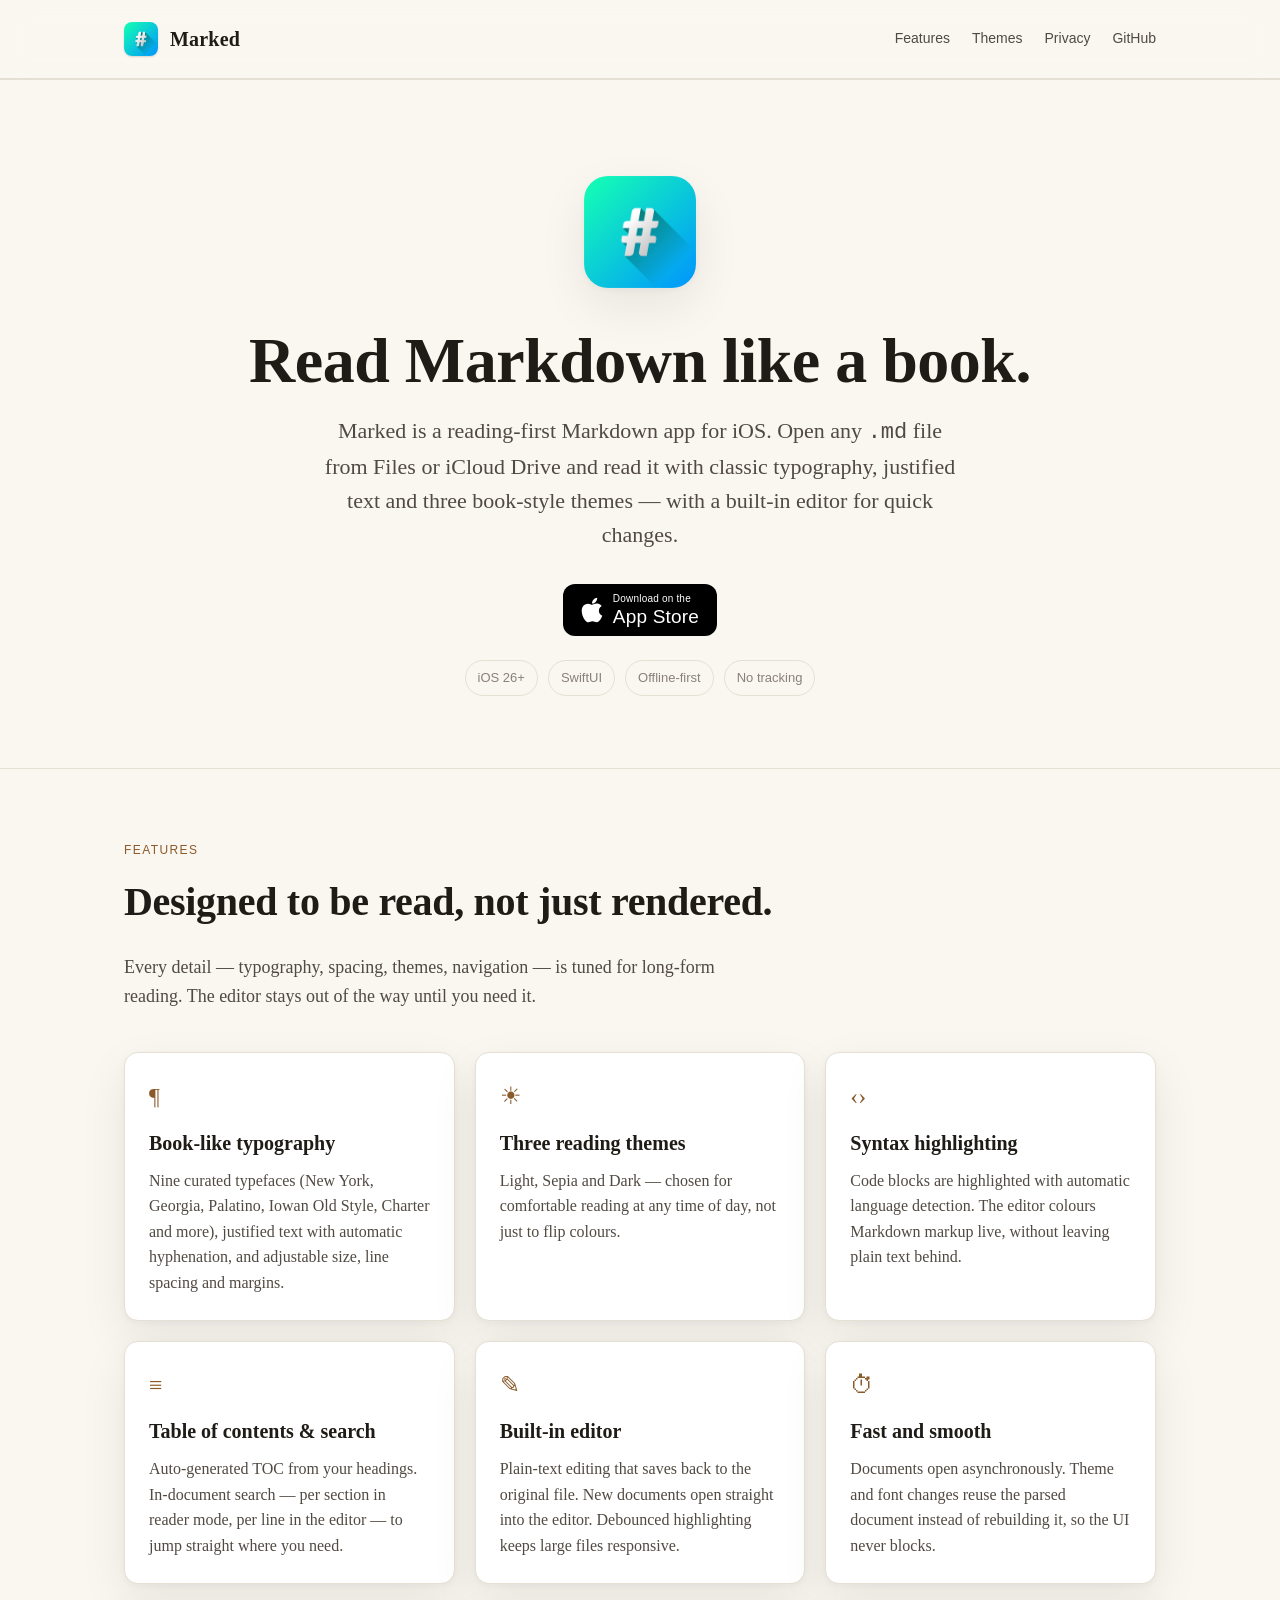
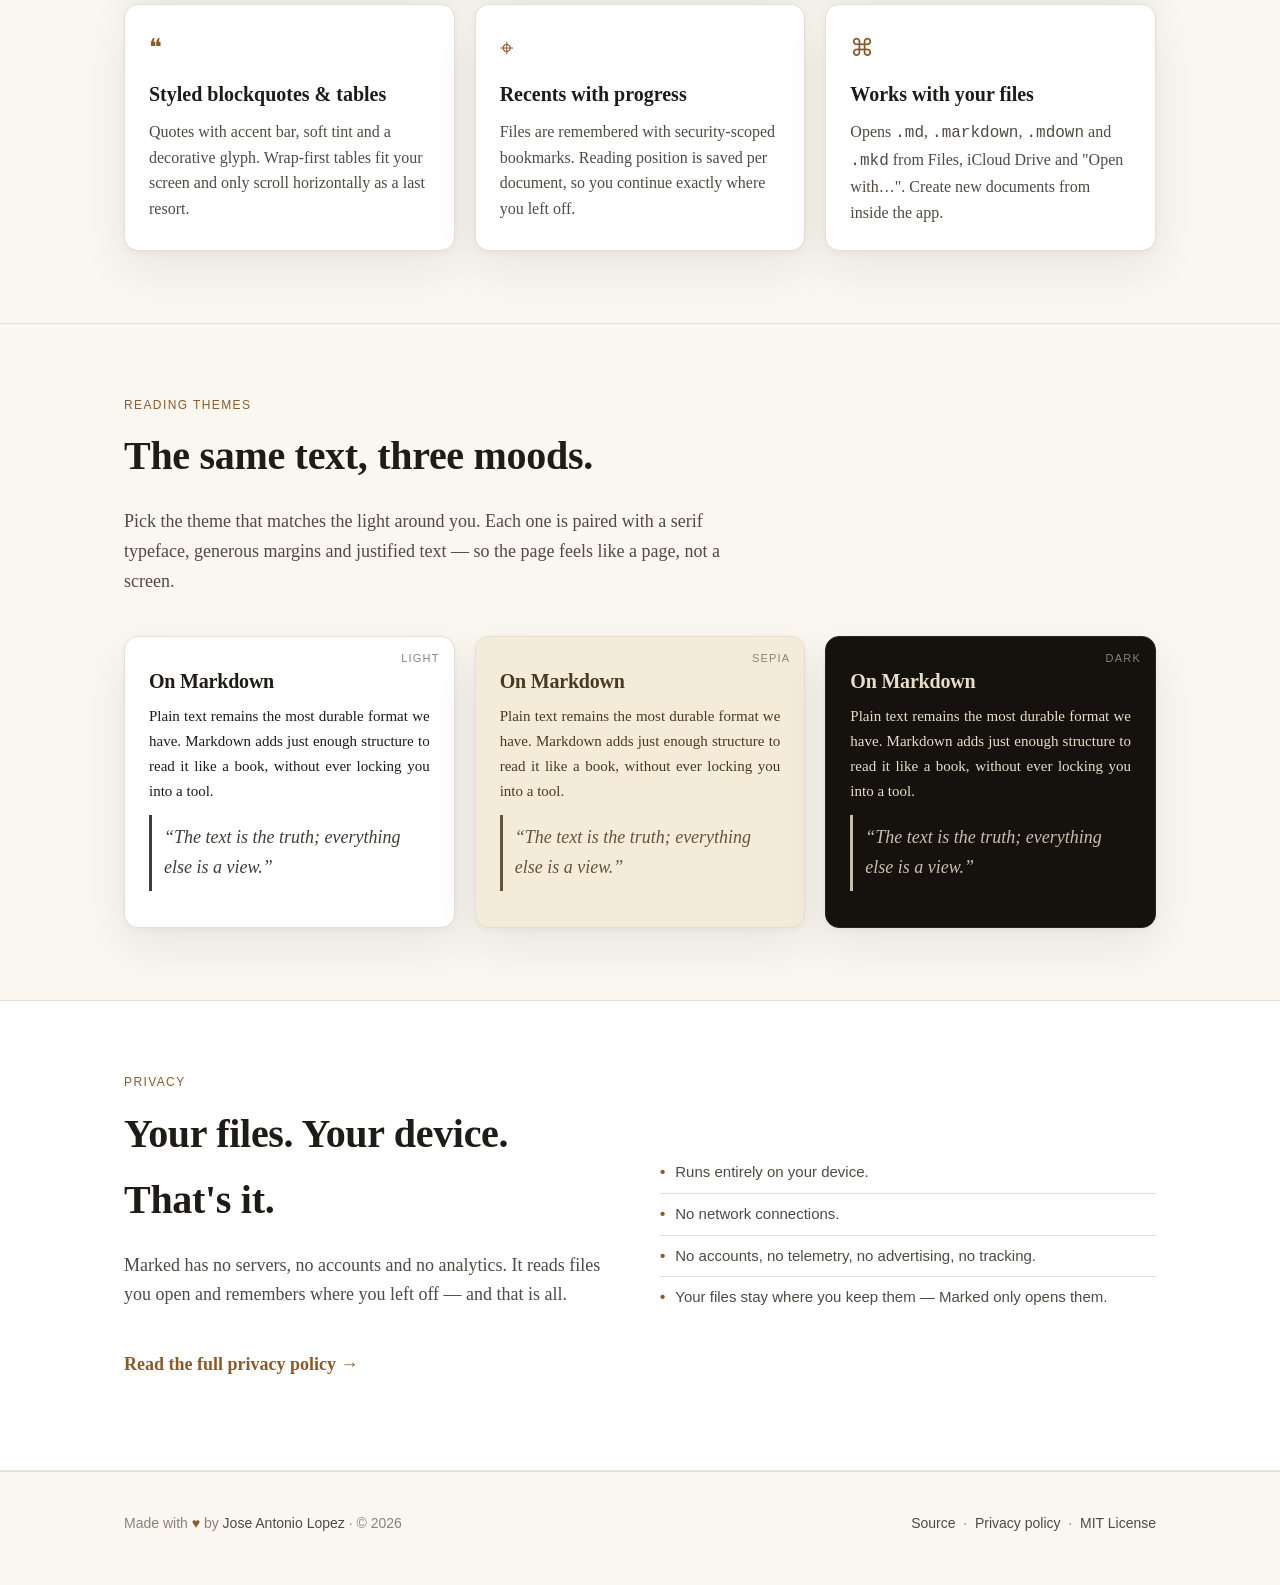
<file: docs/index.html>
<!doctype html>
<html lang="en">
<head>
<meta charset="utf-8" />
<meta name="viewport" content="width=device-width, initial-scale=1" />
<title>Marked — A reading-first Markdown app for iOS</title>
<meta name="description" content="Marked is a SwiftUI Markdown reader and editor for iOS. Reading-first typography, three themes, syntax highlighting and full privacy. Open any .md file like a book." />
<meta name="theme-color" content="#faf7f1" media="(prefers-color-scheme: light)" />
<meta name="theme-color" content="#15110d" media="(prefers-color-scheme: dark)" />

<!-- iOS Safari Smart App Banner. -->
<meta name="apple-itunes-app" content="app-id=6769123480" />

<meta property="og:title" content="Marked — A reading-first Markdown app for iOS" />
<meta property="og:description" content="Open any .md file with the calm of a book. Reading themes, curated typography, syntax highlighting and full privacy." />
<meta property="og:type" content="website" />
<meta property="og:image" content="assets/icon.png" />
<meta name="twitter:card" content="summary_large_image" />

<link rel="icon" type="image/png" href="assets/icon.png" />
<link rel="apple-touch-icon" href="assets/icon.png" />
<link rel="stylesheet" href="styles.css" />
</head>
<body>

<header class="site">
    <div class="wrap site-inner">
        <a class="brand" href="#top">
            <img src="assets/icon.png" alt="Marked app icon" />
            <span>Marked</span>
        </a>
        <nav class="site-nav">
            <a href="#features">Features</a>
            <a href="#themes">Themes</a>
            <a href="#privacy">Privacy</a>
            <a href="https://github.com/jalopezsuarez/Marked">GitHub</a>
        </nav>
    </div>
</header>

<a id="top"></a>
<section class="hero">
    <div class="wrap">
        <img class="icon" src="assets/icon.png" alt="Marked" />
        <h1>Read Markdown like a book.</h1>
        <p class="lede">Marked is a reading-first Markdown app for iOS. Open any <code>.md</code> file from Files or iCloud Drive and read it with classic typography, justified text and three book-style themes — with a built-in editor for quick changes.</p>
        <div class="cta">
            <a class="app-store-badge" href="https://apps.apple.com/app/id6769123480" aria-label="Download Marked on the App Store">
                <svg class="app-store-badge__logo" width="22" height="28" viewBox="0 0 384 512" xmlns="http://www.w3.org/2000/svg" aria-hidden="true" focusable="false">
                    <path fill="currentColor" d="M318.7 268.7c-.2-36.7 16.4-64.4 50-84.8-18.8-26.9-47.2-41.7-84.7-44.6-35.5-2.8-74.3 20.7-88.5 20.7-15 0-49.4-19.7-76.4-19.7C63.3 141.2 4 184.8 4 273.5q0 39.3 14.4 81.2c12.8 36.7 59 126.7 107.2 125.2 25.2-.6 43-17.9 75.8-17.9 31.8 0 48.3 17.9 76.4 17.9 48.6-.7 90.4-82.5 102.6-119.3-65.2-30.7-61.7-90-61.7-91.9zm-56.6-164.2c27.3-32.4 24.8-61.9 24-72.5-24.1 1.4-52 16.4-67.9 34.9-17.5 19.8-27.8 44.3-25.6 71.9 26.1 2 49.9-11.4 69.5-34.3z"/>
                </svg>
                <span class="app-store-badge__text">
                    <span class="app-store-badge__sup">Download on the</span>
                    <span class="app-store-badge__name">App Store</span>
                </span>
            </a>
        </div>
        <div class="badges">
            <span>iOS 26+</span>
            <span>SwiftUI</span>
            <span>Offline-first</span>
            <span>No tracking</span>
        </div>
    </div>
</section>

<section id="features">
    <div class="wrap">
        <div class="kicker">Features</div>
        <h2>Designed to be read, not just rendered.</h2>
        <p class="intro">Every detail — typography, spacing, themes, navigation — is tuned for long-form reading. The editor stays out of the way until you need it.</p>

        <div class="features">
            <div class="feature">
                <span class="glyph">¶</span>
                <h3>Book-like typography</h3>
                <p>Nine curated typefaces (New York, Georgia, Palatino, Iowan Old Style, Charter and more), justified text with automatic hyphenation, and adjustable size, line spacing and margins.</p>
            </div>
            <div class="feature">
                <span class="glyph">☀︎</span>
                <h3>Three reading themes</h3>
                <p>Light, Sepia and Dark — chosen for comfortable reading at any time of day, not just to flip colours.</p>
            </div>
            <div class="feature">
                <span class="glyph">‹›</span>
                <h3>Syntax highlighting</h3>
                <p>Code blocks are highlighted with automatic language detection. The editor colours Markdown markup live, without leaving plain text behind.</p>
            </div>
            <div class="feature">
                <span class="glyph">≡</span>
                <h3>Table of contents &amp; search</h3>
                <p>Auto-generated TOC from your headings. In-document search — per section in reader mode, per line in the editor — to jump straight where you need.</p>
            </div>
            <div class="feature">
                <span class="glyph">✎</span>
                <h3>Built-in editor</h3>
                <p>Plain-text editing that saves back to the original file. New documents open straight into the editor. Debounced highlighting keeps large files responsive.</p>
            </div>
            <div class="feature">
                <span class="glyph">⏱</span>
                <h3>Fast and smooth</h3>
                <p>Documents open asynchronously. Theme and font changes reuse the parsed document instead of rebuilding it, so the UI never blocks.</p>
            </div>
            <div class="feature">
                <span class="glyph">❝</span>
                <h3>Styled blockquotes &amp; tables</h3>
                <p>Quotes with accent bar, soft tint and a decorative glyph. Wrap-first tables fit your screen and only scroll horizontally as a last resort.</p>
            </div>
            <div class="feature">
                <span class="glyph">⌖</span>
                <h3>Recents with progress</h3>
                <p>Files are remembered with security-scoped bookmarks. Reading position is saved per document, so you continue exactly where you left off.</p>
            </div>
            <div class="feature">
                <span class="glyph">⌘</span>
                <h3>Works with your files</h3>
                <p>Opens <code>.md</code>, <code>.markdown</code>, <code>.mdown</code> and <code>.mkd</code> from Files, iCloud Drive and "Open with…". Create new documents from inside the app.</p>
            </div>
        </div>
    </div>
</section>

<section id="themes">
    <div class="wrap">
        <div class="kicker">Reading themes</div>
        <h2>The same text, three moods.</h2>
        <p class="intro">Pick the theme that matches the light around you. Each one is paired with a serif typeface, generous margins and justified text — so the page feels like a page, not a screen.</p>

        <div class="themes">
            <article class="theme light">
                <span class="label">Light</span>
                <h4>On Markdown</h4>
                <p>Plain text remains the most durable format we have. Markdown adds just enough structure to read it like a book, without ever locking you into a tool.</p>
                <blockquote>“The text is the truth; everything else is a view.”</blockquote>
            </article>
            <article class="theme sepia">
                <span class="label">Sepia</span>
                <h4>On Markdown</h4>
                <p>Plain text remains the most durable format we have. Markdown adds just enough structure to read it like a book, without ever locking you into a tool.</p>
                <blockquote>“The text is the truth; everything else is a view.”</blockquote>
            </article>
            <article class="theme dark">
                <span class="label">Dark</span>
                <h4>On Markdown</h4>
                <p>Plain text remains the most durable format we have. Markdown adds just enough structure to read it like a book, without ever locking you into a tool.</p>
                <blockquote>“The text is the truth; everything else is a view.”</blockquote>
            </article>
        </div>
    </div>
</section>

<section id="privacy" class="privacy">
    <div class="wrap row">
        <div>
            <div class="kicker">Privacy</div>
            <h2>Your files. Your device. That's it.</h2>
            <p class="intro">Marked has no servers, no accounts and no analytics. It reads files you open and remembers where you left off — and that is all.</p>
            <p><a href="privacy.html"><strong>Read the full privacy policy →</strong></a></p>
        </div>
        <ul>
            <li>Runs entirely on your device.</li>
            <li>No network connections.</li>
            <li>No accounts, no telemetry, no advertising, no tracking.</li>
            <li>Your files stay where you keep them — Marked only opens them.</li>
        </ul>
    </div>
</section>

<footer class="site">
    <div class="wrap row">
        <div>Made with <span class="heart">&#9829;</span> by <a href="https://github.com/jalopezsuarez">Jose Antonio Lopez</a> · © 2026</div>
        <div>
            <a href="https://github.com/jalopezsuarez/Marked">Source</a>
            &nbsp;·&nbsp;
            <a href="privacy.html">Privacy policy</a>
            &nbsp;·&nbsp;
            <a href="https://github.com/jalopezsuarez/Marked/blob/main/LICENSE">MIT License</a>
        </div>
    </div>
</footer>

</body>
</html>
</file>
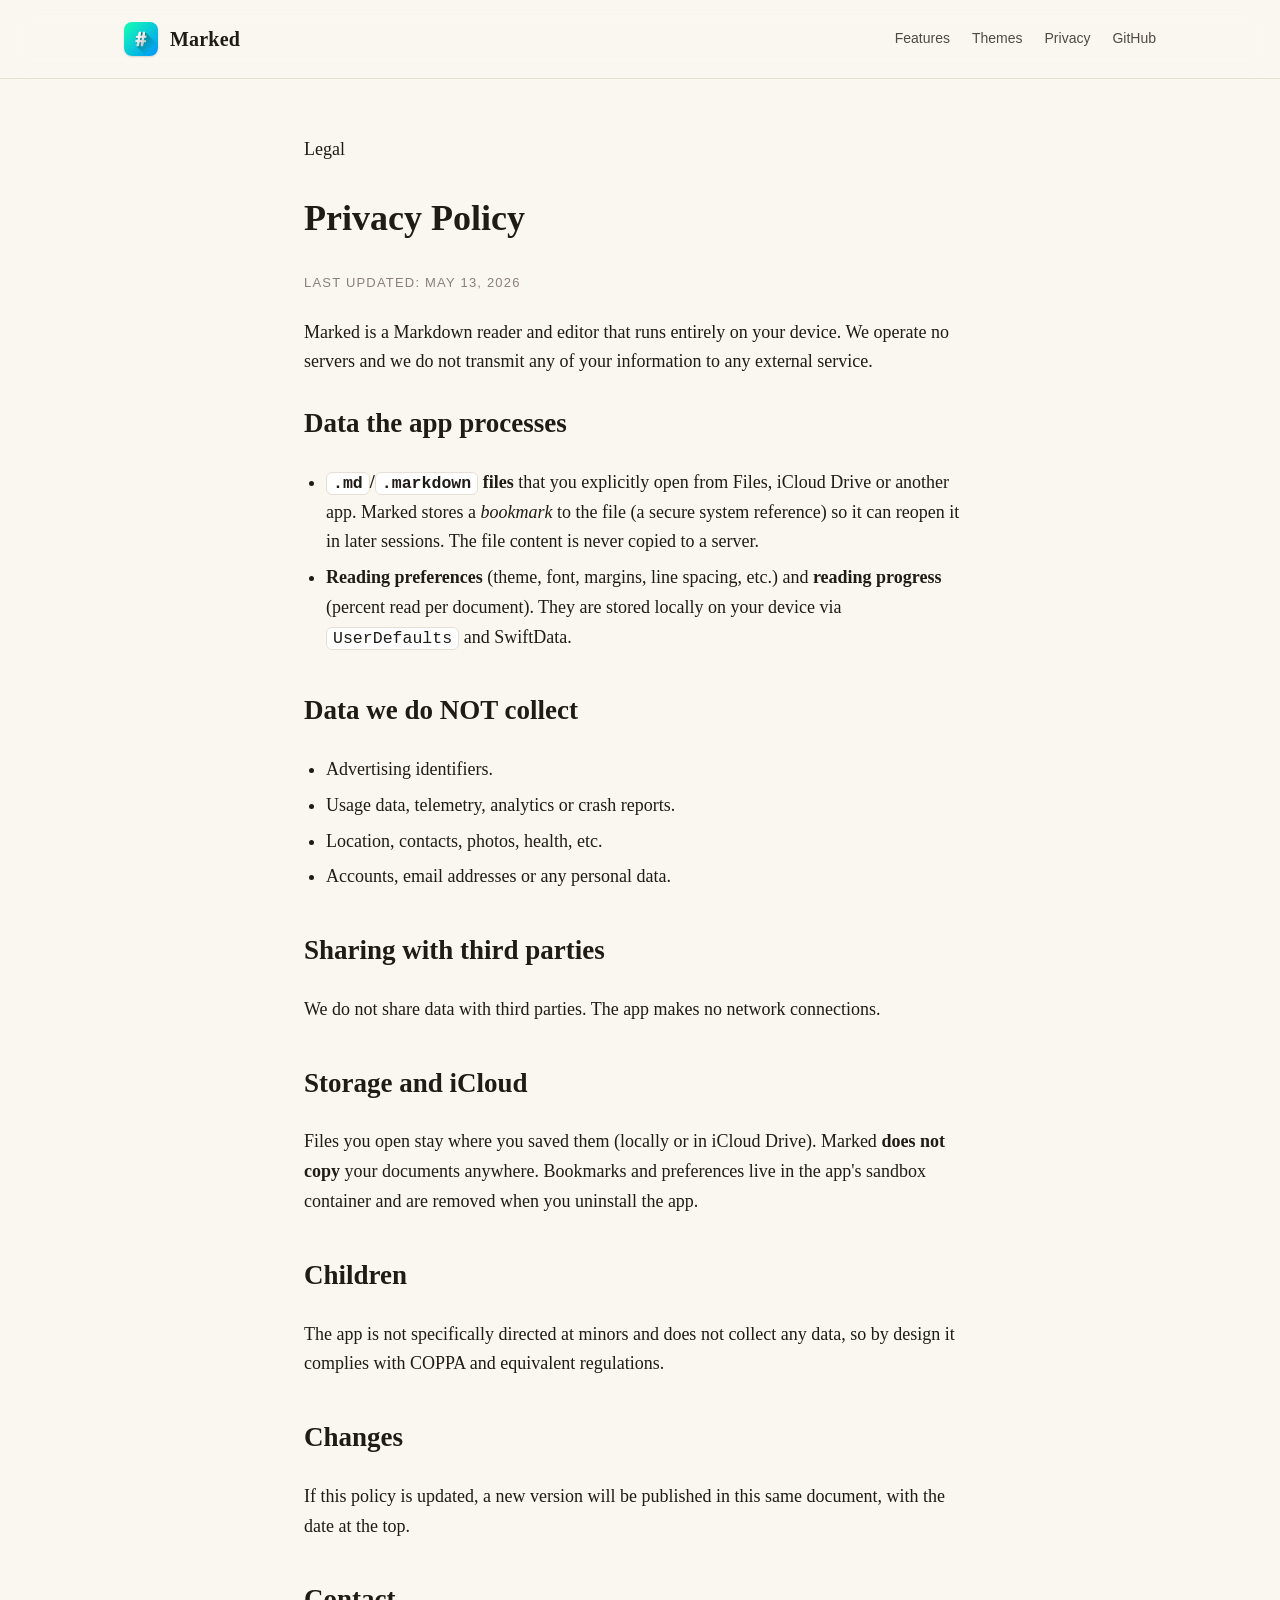
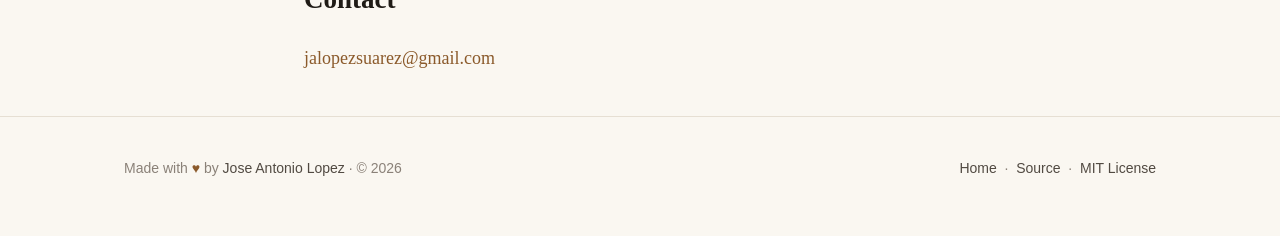
<file: docs/privacy.html>
<!doctype html>
<html lang="en">
<head>
<meta charset="utf-8" />
<meta name="viewport" content="width=device-width, initial-scale=1" />
<title>Privacy Policy — Marked</title>
<meta name="description" content="Marked privacy policy. Marked runs entirely on your device — no servers, no accounts, no telemetry, no tracking." />
<meta name="theme-color" content="#faf7f1" media="(prefers-color-scheme: light)" />
<meta name="theme-color" content="#15110d" media="(prefers-color-scheme: dark)" />

<meta property="og:title" content="Privacy Policy — Marked" />
<meta property="og:description" content="Marked runs entirely on your device — no servers, no accounts, no telemetry, no tracking." />
<meta property="og:type" content="article" />
<meta property="og:image" content="assets/icon.png" />

<link rel="icon" type="image/png" href="assets/icon.png" />
<link rel="apple-touch-icon" href="assets/icon.png" />
<link rel="stylesheet" href="styles.css" />
<style>
    .legal {
        max-width: 720px;
        margin: 0 auto;
        padding-top: 56px;
        padding-bottom: 24px;
    }
    .legal h2 { margin-top: 36px; }
    .legal h2:first-of-type { margin-top: 24px; }
    .legal .updated {
        font-family: var(--sans);
        font-size: 13px;
        text-transform: uppercase;
        letter-spacing: 1.2px;
        color: var(--ink-faint);
        margin: 0 0 24px;
    }
    .legal ul { padding-left: 22px; }
    .legal li { margin: 6px 0; }
    .legal code {
        font-family: ui-monospace, SFMono-Regular, Menlo, Consolas, monospace;
        background: var(--surface);
        border: 1px solid var(--rule);
        padding: 1px 6px;
        border-radius: 6px;
        font-size: 0.92em;
    }
</style>
</head>
<body>

<header class="site">
    <div class="wrap site-inner">
        <a class="brand" href="index.html">
            <img src="assets/icon.png" alt="Marked app icon" />
            <span>Marked</span>
        </a>
        <nav class="site-nav">
            <a href="index.html#features">Features</a>
            <a href="index.html#themes">Themes</a>
            <a href="index.html#privacy">Privacy</a>
            <a href="https://github.com/jalopezsuarez/Marked">GitHub</a>
        </nav>
    </div>
</header>

<main class="wrap legal">
    <div class="kicker">Legal</div>
    <h1>Privacy Policy</h1>
    <p class="updated">Last updated: May 13, 2026</p>

    <p>Marked is a Markdown reader and editor that runs entirely on your device. We operate no servers and we do not transmit any of your information to any external service.</p>

    <h2>Data the app processes</h2>
    <ul>
        <li><strong><code>.md</code>/<code>.markdown</code> files</strong> that you explicitly open from Files, iCloud Drive or another app. Marked stores a <em>bookmark</em> to the file (a secure system reference) so it can reopen it in later sessions. The file content is never copied to a server.</li>
        <li><strong>Reading preferences</strong> (theme, font, margins, line spacing, etc.) and <strong>reading progress</strong> (percent read per document). They are stored locally on your device via <code>UserDefaults</code> and SwiftData.</li>
    </ul>

    <h2>Data we do NOT collect</h2>
    <ul>
        <li>Advertising identifiers.</li>
        <li>Usage data, telemetry, analytics or crash reports.</li>
        <li>Location, contacts, photos, health, etc.</li>
        <li>Accounts, email addresses or any personal data.</li>
    </ul>

    <h2>Sharing with third parties</h2>
    <p>We do not share data with third parties. The app makes no network connections.</p>

    <h2>Storage and iCloud</h2>
    <p>Files you open stay where you saved them (locally or in iCloud Drive). Marked <strong>does not copy</strong> your documents anywhere. Bookmarks and preferences live in the app's sandbox container and are removed when you uninstall the app.</p>

    <h2>Children</h2>
    <p>The app is not specifically directed at minors and does not collect any data, so by design it complies with COPPA and equivalent regulations.</p>

    <h2>Changes</h2>
    <p>If this policy is updated, a new version will be published in this same document, with the date at the top.</p>

    <h2>Contact</h2>
    <p><a href="mailto:jalopezsuarez@gmail.com">jalopezsuarez@gmail.com</a></p>
</main>

<footer class="site">
    <div class="wrap row">
        <div>Made with <span class="heart">&#9829;</span> by <a href="https://github.com/jalopezsuarez">Jose Antonio Lopez</a> · © 2026</div>
        <div>
            <a href="index.html">Home</a>
            &nbsp;·&nbsp;
            <a href="https://github.com/jalopezsuarez/Marked">Source</a>
            &nbsp;·&nbsp;
            <a href="https://github.com/jalopezsuarez/Marked/blob/main/LICENSE">MIT License</a>
        </div>
    </div>
</footer>

</body>
</html>
</file>
<file: docs/styles.css>
:root {
    --bg: #faf7f1;
    --surface: #ffffff;
    --ink: #1f1b16;
    --ink-soft: #514a42;
    --ink-faint: #8a8178;
    --rule: #e6dfd3;
    --accent: #8b5a2b;
    --accent-soft: #c79a6a;
    --shadow: 0 18px 48px rgba(31, 27, 22, 0.08), 0 2px 6px rgba(31, 27, 22, 0.04);
    --radius: 14px;
    --max: 1080px;
    --serif: "New York", "Iowan Old Style", "Charter", Georgia, "Times New Roman", serif;
    --sans: -apple-system, BlinkMacSystemFont, "SF Pro Text", "Helvetica Neue", Arial, sans-serif;
}

@media (prefers-color-scheme: dark) {
    :root {
        --bg: #15110d;
        --surface: #1d1813;
        --ink: #f1eadf;
        --ink-soft: #c8bdac;
        --ink-faint: #8b8170;
        --rule: #2b2319;
        --accent: #d6a06a;
        --accent-soft: #b88450;
        --shadow: 0 18px 48px rgba(0, 0, 0, 0.55), 0 2px 6px rgba(0, 0, 0, 0.35);
    }
}

* { box-sizing: border-box; }

html { scroll-behavior: smooth; }

body {
    margin: 0;
    background: var(--bg);
    color: var(--ink);
    font-family: var(--serif);
    font-size: 18px;
    line-height: 1.65;
    -webkit-font-smoothing: antialiased;
    text-rendering: optimizeLegibility;
}

.wrap {
    width: 100%;
    max-width: var(--max);
    margin: 0 auto;
    padding: 0 24px;
}

a { color: var(--accent); text-decoration: none; }
a:hover { text-decoration: underline; }

/* ---------- Header ---------- */
header.site {
    padding: 22px 0;
    border-bottom: 1px solid var(--rule);
    position: sticky;
    top: 0;
    background: color-mix(in srgb, var(--bg) 88%, transparent);
    backdrop-filter: saturate(180%) blur(14px);
    -webkit-backdrop-filter: saturate(180%) blur(14px);
    z-index: 10;
}

.site-inner {
    display: flex;
    align-items: center;
    justify-content: space-between;
    gap: 16px;
}

.brand {
    display: flex;
    align-items: center;
    gap: 12px;
    font-family: var(--serif);
    font-size: 20px;
    font-weight: 600;
    letter-spacing: 0.2px;
    color: var(--ink);
}

.brand img {
    width: 34px;
    height: 34px;
    border-radius: 8px;
    box-shadow: 0 1px 2px rgba(0,0,0,0.15);
}

nav.site-nav {
    display: flex;
    gap: 22px;
    font-family: var(--sans);
    font-size: 14px;
}

nav.site-nav a {
    color: var(--ink-soft);
    text-decoration: none;
}

nav.site-nav a:hover { color: var(--ink); }

@media (max-width: 640px) {
    nav.site-nav { display: none; }
}

/* ---------- Hero ---------- */
.hero {
    padding: 96px 0 72px;
    text-align: center;
}

.hero img.icon {
    width: 112px;
    height: 112px;
    border-radius: 24px;
    box-shadow: var(--shadow);
    margin-bottom: 28px;
}

.hero h1 {
    margin: 0;
    font-family: var(--serif);
    font-weight: 600;
    font-size: clamp(40px, 6vw, 64px);
    line-height: 1.1;
    letter-spacing: -0.5px;
}

.hero .lede {
    margin: 18px auto 0;
    max-width: 640px;
    font-size: clamp(18px, 2.2vw, 22px);
    color: var(--ink-soft);
    line-height: 1.55;
}

.hero .cta {
    margin-top: 32px;
    display: flex;
    justify-content: center;
}

.app-store-badge {
    display: inline-flex;
    align-items: center;
    gap: 10px;
    padding: 10px 18px;
    background: #000;
    color: #fff;
    border-radius: 12px;
    text-decoration: none;
    font-family: var(--sans);
    line-height: 1;
    transition: background-color 0.18s ease;
}

.app-store-badge:hover,
.app-store-badge:focus-visible {
    background: #1f1f1f;
    text-decoration: none;
}

.app-store-badge__logo {
    display: block;
    width: 22px;
    height: 28px;
    flex: none;
}

.app-store-badge__text {
    display: flex;
    flex-direction: column;
    align-items: flex-start;
}

.app-store-badge__sup {
    font-size: 10px;
    letter-spacing: 0.2px;
}

.app-store-badge__name {
    font-size: 19px;
    font-weight: 500;
    letter-spacing: 0.2px;
    margin-top: 3px;
}

.hero .badges {
    margin-top: 24px;
    display: flex;
    justify-content: center;
    gap: 10px;
    flex-wrap: wrap;
    font-family: var(--sans);
    font-size: 13px;
    color: var(--ink-faint);
}

.hero .badges span {
    padding: 6px 12px;
    border: 1px solid var(--rule);
    border-radius: 999px;
}

/* ---------- Section ---------- */
section {
    padding: 72px 0;
    border-top: 1px solid var(--rule);
}

section h2 {
    margin: 0 0 12px;
    font-family: var(--serif);
    font-weight: 600;
    font-size: clamp(28px, 4vw, 40px);
    letter-spacing: -0.3px;
}

section .kicker {
    font-family: var(--sans);
    text-transform: uppercase;
    letter-spacing: 1.4px;
    font-size: 12px;
    color: var(--accent);
    margin-bottom: 8px;
}

section .intro {
    color: var(--ink-soft);
    max-width: 640px;
    margin-bottom: 40px;
}

/* ---------- Feature grid ---------- */
.features {
    display: grid;
    grid-template-columns: repeat(3, 1fr);
    gap: 20px;
}

@media (max-width: 900px) { .features { grid-template-columns: repeat(2, 1fr); } }
@media (max-width: 560px) { .features { grid-template-columns: 1fr; } }

.feature {
    background: var(--surface);
    border: 1px solid var(--rule);
    border-radius: var(--radius);
    padding: 24px;
    box-shadow: var(--shadow);
}

.feature h3 {
    margin: 0 0 8px;
    font-family: var(--serif);
    font-size: 20px;
    font-weight: 600;
}

.feature p {
    margin: 0;
    color: var(--ink-soft);
    font-size: 16px;
    line-height: 1.6;
}

.feature .glyph {
    font-family: var(--serif);
    font-size: 24px;
    color: var(--accent);
    margin-bottom: 10px;
    display: inline-block;
}

/* ---------- Themes preview ---------- */
.themes {
    display: grid;
    grid-template-columns: repeat(3, 1fr);
    gap: 20px;
}

@media (max-width: 900px) { .themes { grid-template-columns: 1fr; } }

.theme {
    border-radius: var(--radius);
    padding: 28px 24px 24px;
    border: 1px solid var(--rule);
    box-shadow: var(--shadow);
    font-family: "New York", "Iowan Old Style", Charter, Georgia, serif;
    line-height: 1.65;
    overflow: hidden;
    position: relative;
}

.theme .label {
    position: absolute;
    top: 12px;
    right: 14px;
    font-family: var(--sans);
    font-size: 11px;
    text-transform: uppercase;
    letter-spacing: 1.2px;
    color: var(--ink-faint);
}

.theme h4 {
    margin: 0 0 6px;
    font-family: inherit;
    font-weight: 600;
    font-size: 20px;
    letter-spacing: -0.2px;
}

.theme p {
    margin: 0 0 10px;
    font-size: 15px;
    text-align: justify;
    hyphens: auto;
}

.theme blockquote {
    margin: 12px 0;
    padding: 8px 12px;
    border-left: 3px solid currentColor;
    font-style: italic;
    opacity: 0.85;
}

.theme.light  { background: #ffffff; color: #1f1b16; }
.theme.sepia  { background: #f4ecd8; color: #4a3a22; }
.theme.dark   { background: #15110d; color: #e7ddc8; border-color: #2b2319; }

/* ---------- Privacy strip ---------- */
.privacy {
    background: var(--surface);
    border-top: 1px solid var(--rule);
    border-bottom: 1px solid var(--rule);
}

.privacy .row {
    display: grid;
    grid-template-columns: 1fr 1fr;
    gap: 40px;
    align-items: center;
}

@media (max-width: 760px) { .privacy .row { grid-template-columns: 1fr; } }

.privacy ul {
    margin: 0;
    padding: 0;
    list-style: none;
    font-family: var(--sans);
    font-size: 15px;
    color: var(--ink-soft);
}

.privacy ul li {
    padding: 8px 0;
    border-bottom: 1px solid var(--rule);
}

.privacy ul li:last-child { border-bottom: none; }

.privacy ul li::before {
    content: "•";
    color: var(--accent);
    font-weight: 700;
    margin-right: 10px;
}

/* ---------- Footer ---------- */
footer.site {
    padding: 40px 0 56px;
    border-top: 1px solid var(--rule);
    font-family: var(--sans);
    font-size: 14px;
    color: var(--ink-faint);
}

footer.site .row {
    display: flex;
    justify-content: space-between;
    flex-wrap: wrap;
    gap: 16px;
}

footer.site a { color: var(--ink-soft); }
footer.site a:hover { color: var(--ink); }

footer.site .heart {
    color: var(--accent);
    font-style: normal;
}
</file>
